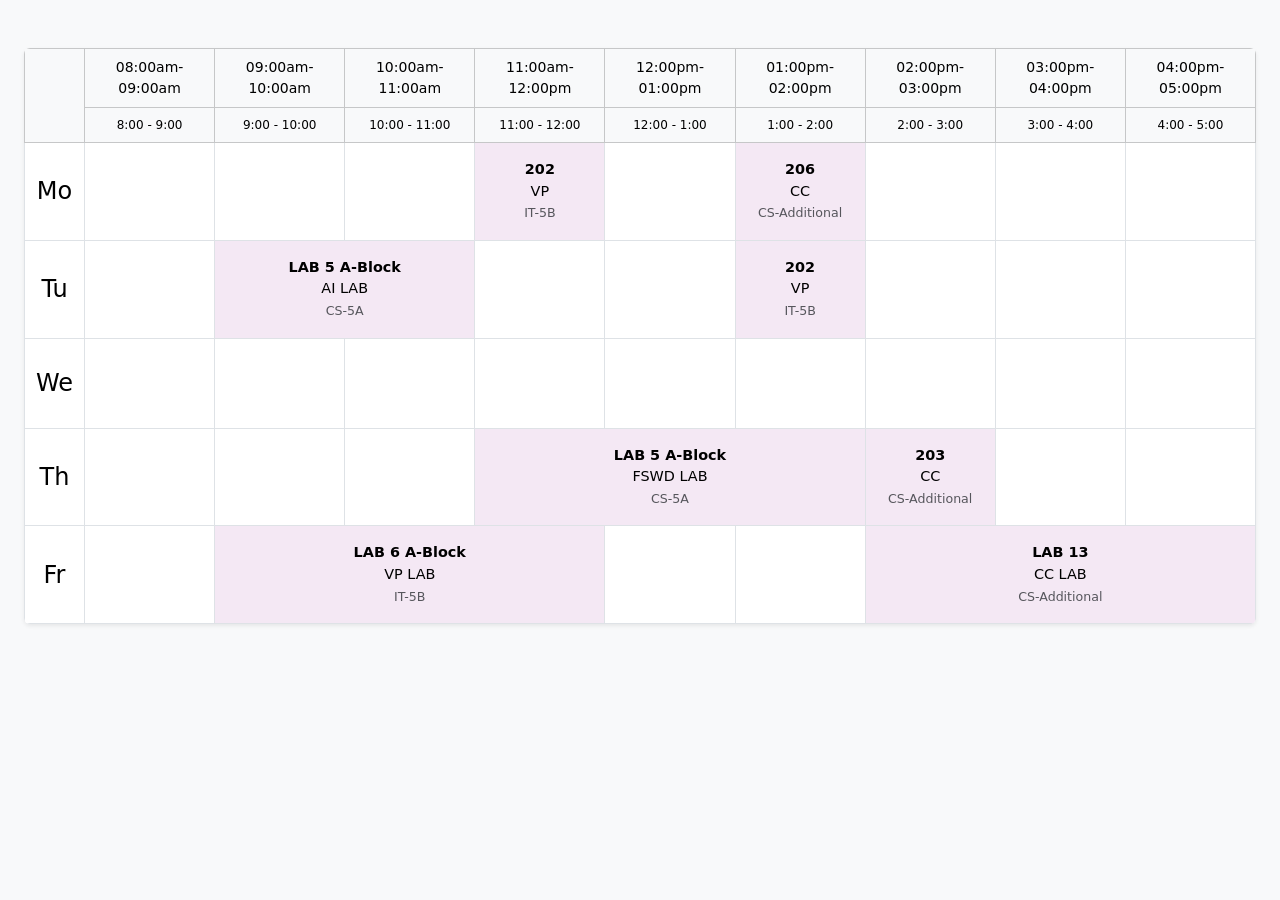
<file: index.html>
<!DOCTYPE html>
<html lang="en">
<head>
    <meta charset="UTF-8">
    <meta name="viewport" content="width=device-width, initial-scale=1.0">
    <title>University Timetable (Bootstrap)</title>
    <!-- Bootstrap 5 CSS -->
    <link href="https://cdn.jsdelivr.net/npm/bootstrap@5.3.2/dist/css/bootstrap.min.css" rel="stylesheet">
    <link rel="stylesheet" href="styles.css">
</head>
<body class="bg-light py-5">

<div class="container-fluid px-4">
    <div class="table-responsive bg-white shadow-sm rounded">
        <table class="table table-bordered text-center align-middle custom-timetable m-0">
            <thead class="table-light">
                <!-- Primary Time Slots -->
                <tr>
                    <th rowspan="2" class="day-col fs-3 fw-normal align-middle"></th>
                    <th class="fw-normal small py-2">08:00am-09:00am</th>
                    <th class="fw-normal small py-2">09:00am-10:00am</th>
                    <th class="fw-normal small py-2">10:00am-11:00am</th>
                    <th class="fw-normal small py-2">11:00am-12:00pm</th>
                    <th class="fw-normal small py-2">12:00pm-01:00pm</th>
                    <th class="fw-normal small py-2">01:00pm-02:00pm</th>
                    <th class="fw-normal small py-2">02:00pm-03:00pm</th>
                    <th class="fw-normal small py-2">03:00pm-04:00pm</th>
                    <th class="fw-normal small py-2">04:00pm-05:00pm</th>
                </tr>
                <!-- Secondary Time Slots -->
                <tr class="text-muted border-top-0" style="font-size: 0.75rem;">
                    <th class="border-top-0 fw-normal">8:00 - 9:00</th>
                    <th class="border-top-0 fw-normal">9:00 - 10:00</th>
                    <th class="border-top-0 fw-normal">10:00 - 11:00</th>
                    <th class="border-top-0 fw-normal">11:00 - 12:00</th>
                    <th class="border-top-0 fw-normal">12:00 - 1:00</th>
                    <th class="border-top-0 fw-normal">1:00 - 2:00</th>
                    <th class="border-top-0 fw-normal">2:00 - 3:00</th>
                    <th class="border-top-0 fw-normal">3:00 - 4:00</th>
                    <th class="border-top-0 fw-normal">4:00 - 5:00</th>
                </tr>
            </thead>
            <tbody>
                <!-- Monday -->
                <tr>
                    <td class="fs-4">Mo</td>
                    <td></td>
                    <td></td>
                    <td></td>
                    <td class="bg-class-slot py-3">
                        <span class="fw-bold">202</span><br>
                        VP<br>
                        <span class="text-muted small">IT-5B</span>
                    </td>
                    <td></td>
                    <td class="bg-class-slot py-3">
                        <span class="fw-bold">206</span><br>
                        CC<br>
                        <span class="text-muted small">CS-Additional</span>
                    </td>
                    <td></td>
                    <td></td>
                    <td></td>
                </tr>

                <!-- Tuesday -->
                <tr>
                    <td class="fs-4">Tu</td>
                    <td></td>
                    <td colspan="2" class="bg-class-slot py-3">
                        <span class="fw-bold">LAB 5 A-Block</span><br>
                        AI LAB<br>
                        <span class="text-muted small">CS-5A</span>
                    </td>
                    <td></td>
                    <td></td>
                    <td class="bg-class-slot py-3">
                        <span class="fw-bold">202</span><br>
                        VP<br>
                        <span class="text-muted small">IT-5B</span>
                    </td>
                    <td></td>
                    <td></td>
                    <td></td>
                </tr>

                <!-- Wednesday -->
                <tr>
                    <td class="fs-4">We</td>
                    <td></td>
                    <td></td>
                    <td></td>
                    <td></td>
                    <td></td>
                    <td></td>
                    <td></td>
                    <td></td>
                    <td></td>
                </tr>

                <!-- Thursday -->
                <tr>
                    <td class="fs-4">Th</td>
                    <td></td>
                    <td></td>
                    <td></td>
                    <td colspan="3" class="bg-class-slot py-3">
                        <span class="fw-bold">LAB 5 A-Block</span><br>
                        FSWD LAB<br>
                        <span class="text-muted small">CS-5A</span>
                    </td>
                    <td class="bg-class-slot py-3">
                        <span class="fw-bold">203</span><br>
                        CC<br>
                        <span class="text-muted small">CS-Additional</span>
                    </td>
                    <td></td>
                    <td></td>
                </tr>

                <!-- Friday -->
                <tr>
                    <td class="fs-4">Fr</td>
                    <td></td>
                    <td colspan="3" class="bg-class-slot py-3">
                        <span class="fw-bold">LAB 6 A-Block</span><br>
                        VP LAB<br>
                        <span class="text-muted small">IT-5B</span>
                    </td>
                    <td></td>
                    <td></td>
                    <td colspan="3" class="bg-class-slot py-3">
                        <span class="fw-bold">LAB 13</span><br>
                        CC LAB<br>
                        <span class="text-muted small">CS-Additional</span>
                    </td>
                </tr>
            </tbody>
        </table>
    </div>
</div>

</body>
</html>
</file>
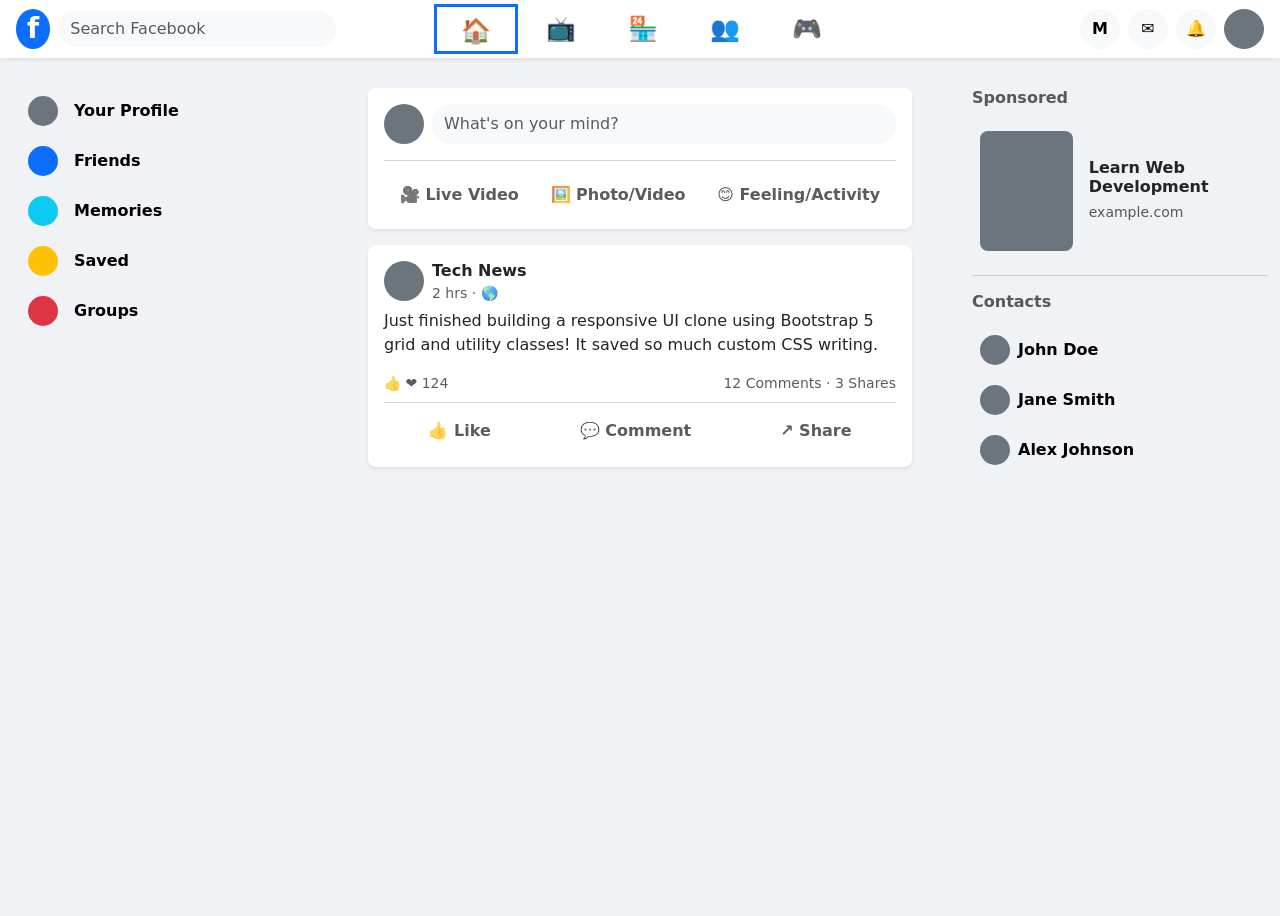
<file: index2.html>
<!DOCTYPE html>
<html lang="en">
<head>
    <meta charset="UTF-8">
    <meta name="viewport" content="width=device-width, initial-scale=1.0">
    <title>Facebook Clone (Bootstrap Edition)</title>
    <!-- Bootstrap 5 CSS -->
    <link href="https://cdn.jsdelivr.net/npm/bootstrap@5.3.2/dist/css/bootstrap.min.css" rel="stylesheet">
    <link rel="stylesheet" href="styles2.css">
</head>
<body class="fb-bg">

<!-- Fixed Top Navigation -->
<nav class="navbar navbar-expand-lg bg-white fixed-top shadow-sm py-1">
    <div class="container-fluid px-3">
        
        <!-- Left: Logo & Search -->
        <div class="d-flex align-items-center" style="width: 320px;">
            <div class="bg-primary text-white rounded-circle d-flex justify-content-center align-items-center fs-3 fw-bold" style="width: 40px; height: 40px;">f</div>
            <input class="form-control ms-2 rounded-pill bg-light border-0" type="search" placeholder="Search Facebook" aria-label="Search">
        </div>

        <!-- Center: Nav Icons (Hidden on small screens) -->
        <div class="d-none d-md-flex justify-content-center flex-grow-1 gap-1">
            <button class="btn btn-white text-primary border-bottom border-primary border-3 rounded-0 px-4 fs-4" style="height: 50px;">🏠</button>
            <button class="btn btn-light bg-transparent rounded-3 px-4 fs-4 border-0" style="height: 50px;">📺</button>
            <button class="btn btn-light bg-transparent rounded-3 px-4 fs-4 border-0" style="height: 50px;">🏪</button>
            <button class="btn btn-light bg-transparent rounded-3 px-4 fs-4 border-0" style="height: 50px;">👥</button>
            <button class="btn btn-light bg-transparent rounded-3 px-4 fs-4 border-0" style="height: 50px;">🎮</button>
        </div>

        <!-- Right: Profile & Actions -->
        <div class="d-flex justify-content-end gap-2" style="width: 320px;">
            <button class="btn btn-light rounded-circle fw-bold p-0 d-flex justify-content-center align-items-center" style="width:40px; height:40px;">M</button>
            <button class="btn btn-light rounded-circle fw-bold p-0 d-flex justify-content-center align-items-center" style="width:40px; height:40px;">✉️</button>
            <button class="btn btn-light rounded-circle fw-bold p-0 d-flex justify-content-center align-items-center" style="width:40px; height:40px;">🔔</button>
            <button class="btn btn-secondary rounded-circle p-0" style="width:40px; height:40px;"></button>
        </div>
    </div>
</nav>

<!-- Main Layout Container -->
<div class="container-fluid mt-5 pt-4">
    <div class="row">
        
        <!-- Left Sidebar (Hidden on screens < 992px) -->
        <aside class="col-lg-3 col-xl-3 d-none d-lg-block sticky-sidebar pt-3">
            <div class="d-grid gap-1">
                <button class="btn btn-light bg-transparent text-start fw-semibold py-2 px-3 border-0 rounded-3 d-flex align-items-center gap-3">
                    <div class="bg-secondary rounded-circle" style="width:30px; height:30px;"></div> Your Profile
                </button>
                <button class="btn btn-light bg-transparent text-start fw-semibold py-2 px-3 border-0 rounded-3 d-flex align-items-center gap-3">
                    <div class="bg-primary rounded-circle" style="width:30px; height:30px;"></div> Friends
                </button>
                <button class="btn btn-light bg-transparent text-start fw-semibold py-2 px-3 border-0 rounded-3 d-flex align-items-center gap-3">
                    <div class="bg-info rounded-circle" style="width:30px; height:30px;"></div> Memories
                </button>
                <button class="btn btn-light bg-transparent text-start fw-semibold py-2 px-3 border-0 rounded-3 d-flex align-items-center gap-3">
                    <div class="bg-warning rounded-circle" style="width:30px; height:30px;"></div> Saved
                </button>
                <button class="btn btn-light bg-transparent text-start fw-semibold py-2 px-3 border-0 rounded-3 d-flex align-items-center gap-3">
                    <div class="bg-danger rounded-circle" style="width:30px; height:30px;"></div> Groups
                </button>
            </div>
        </aside>

        <!-- Center Feed -->
        <main class="col-12 col-lg-6 col-xl-6 px-lg-5 pt-3">
            <div class="mx-auto" style="max-width: 680px;">
                
                <!-- Create Post Card -->
                <div class="card border-0 shadow-sm rounded-3 mb-3">
                    <div class="card-body">
                        <div class="d-flex align-items-center gap-2 mb-3">
                            <div class="bg-secondary rounded-circle flex-shrink-0" style="width: 40px; height: 40px;"></div>
                            <input class="form-control rounded-pill bg-light border-0 py-2" type="text" placeholder="What's on your mind?">
                        </div>
                        <hr class="text-muted">
                        <div class="d-flex justify-content-between">
                            <button class="btn btn-light bg-transparent text-muted fw-semibold border-0 flex-grow-1">🎥 Live Video</button>
                            <button class="btn btn-light bg-transparent text-muted fw-semibold border-0 flex-grow-1">🖼️ Photo/Video</button>
                            <button class="btn btn-light bg-transparent text-muted fw-semibold border-0 flex-grow-1">😊 Feeling/Activity</button>
                        </div>
                    </div>
                </div>

                <!-- Sample Post Card -->
                <div class="card border-0 shadow-sm rounded-3 mb-4">
                    <div class="card-body">
                        <!-- Post Header -->
                        <div class="d-flex align-items-center gap-2 mb-2">
                            <div class="bg-secondary rounded-circle" style="width: 40px; height: 40px;"></div>
                            <div class="lh-1">
                                <h6 class="mb-1 fw-bold">Tech News</h6>
                                <small class="text-muted">2 hrs · 🌎</small>
                            </div>
                        </div>
                        <!-- Post Content -->
                        <p class="card-text mb-3">Just finished building a responsive UI clone using Bootstrap 5 grid and utility classes! It saved so much custom CSS writing.</p>
                        <!-- Post Stats -->
                        <div class="d-flex justify-content-between text-muted small mb-2">
                            <span>👍 ❤️ 124</span>
                            <span>12 Comments · 3 Shares</span>
                        </div>
                        <hr class="text-muted my-2">
                        <!-- Post Actions -->
                        <div class="d-flex justify-content-between">
                            <button class="btn btn-light bg-transparent text-muted fw-semibold border-0 flex-grow-1 py-2">👍 Like</button>
                            <button class="btn btn-light bg-transparent text-muted fw-semibold border-0 flex-grow-1 py-2">💬 Comment</button>
                            <button class="btn btn-light bg-transparent text-muted fw-semibold border-0 flex-grow-1 py-2">↗️ Share</button>
                        </div>
                    </div>
                </div>

            </div>
        </main>

        <!-- Right Sidebar (Hidden on screens < 1200px) -->
        <aside class="col-xl-3 d-none d-xl-block sticky-sidebar pt-3">
            <h6 class="text-muted fw-semibold mb-3">Sponsored</h6>
            <div class="d-flex align-items-center gap-3 mb-3 p-2 rounded-3 hover-bg-light" style="cursor: pointer;">
                <div class="bg-secondary rounded-3" style="width: 120px; height: 120px;"></div>
                <div>
                    <h6 class="mb-1 fw-bold">Learn Web Development</h6>
                    <small class="text-muted">example.com</small>
                </div>
            </div>
            
            <hr class="text-muted">
            
            <h6 class="text-muted fw-semibold mb-3">Contacts</h6>
            <div class="d-grid gap-1">
                <button class="btn btn-light bg-transparent text-start fw-semibold py-2 px-2 border-0 rounded-3 d-flex align-items-center gap-2">
                    <div class="bg-secondary rounded-circle" style="width:30px; height:30px;"></div> John Doe
                </button>
                <button class="btn btn-light bg-transparent text-start fw-semibold py-2 px-2 border-0 rounded-3 d-flex align-items-center gap-2">
                    <div class="bg-secondary rounded-circle" style="width:30px; height:30px;"></div> Jane Smith
                </button>
                <button class="btn btn-light bg-transparent text-start fw-semibold py-2 px-2 border-0 rounded-3 d-flex align-items-center gap-2">
                    <div class="bg-secondary rounded-circle" style="width:30px; height:30px;"></div> Alex Johnson
                </button>
            </div>
        </aside>

    </div>
</div>

</body>
</html>
</file>
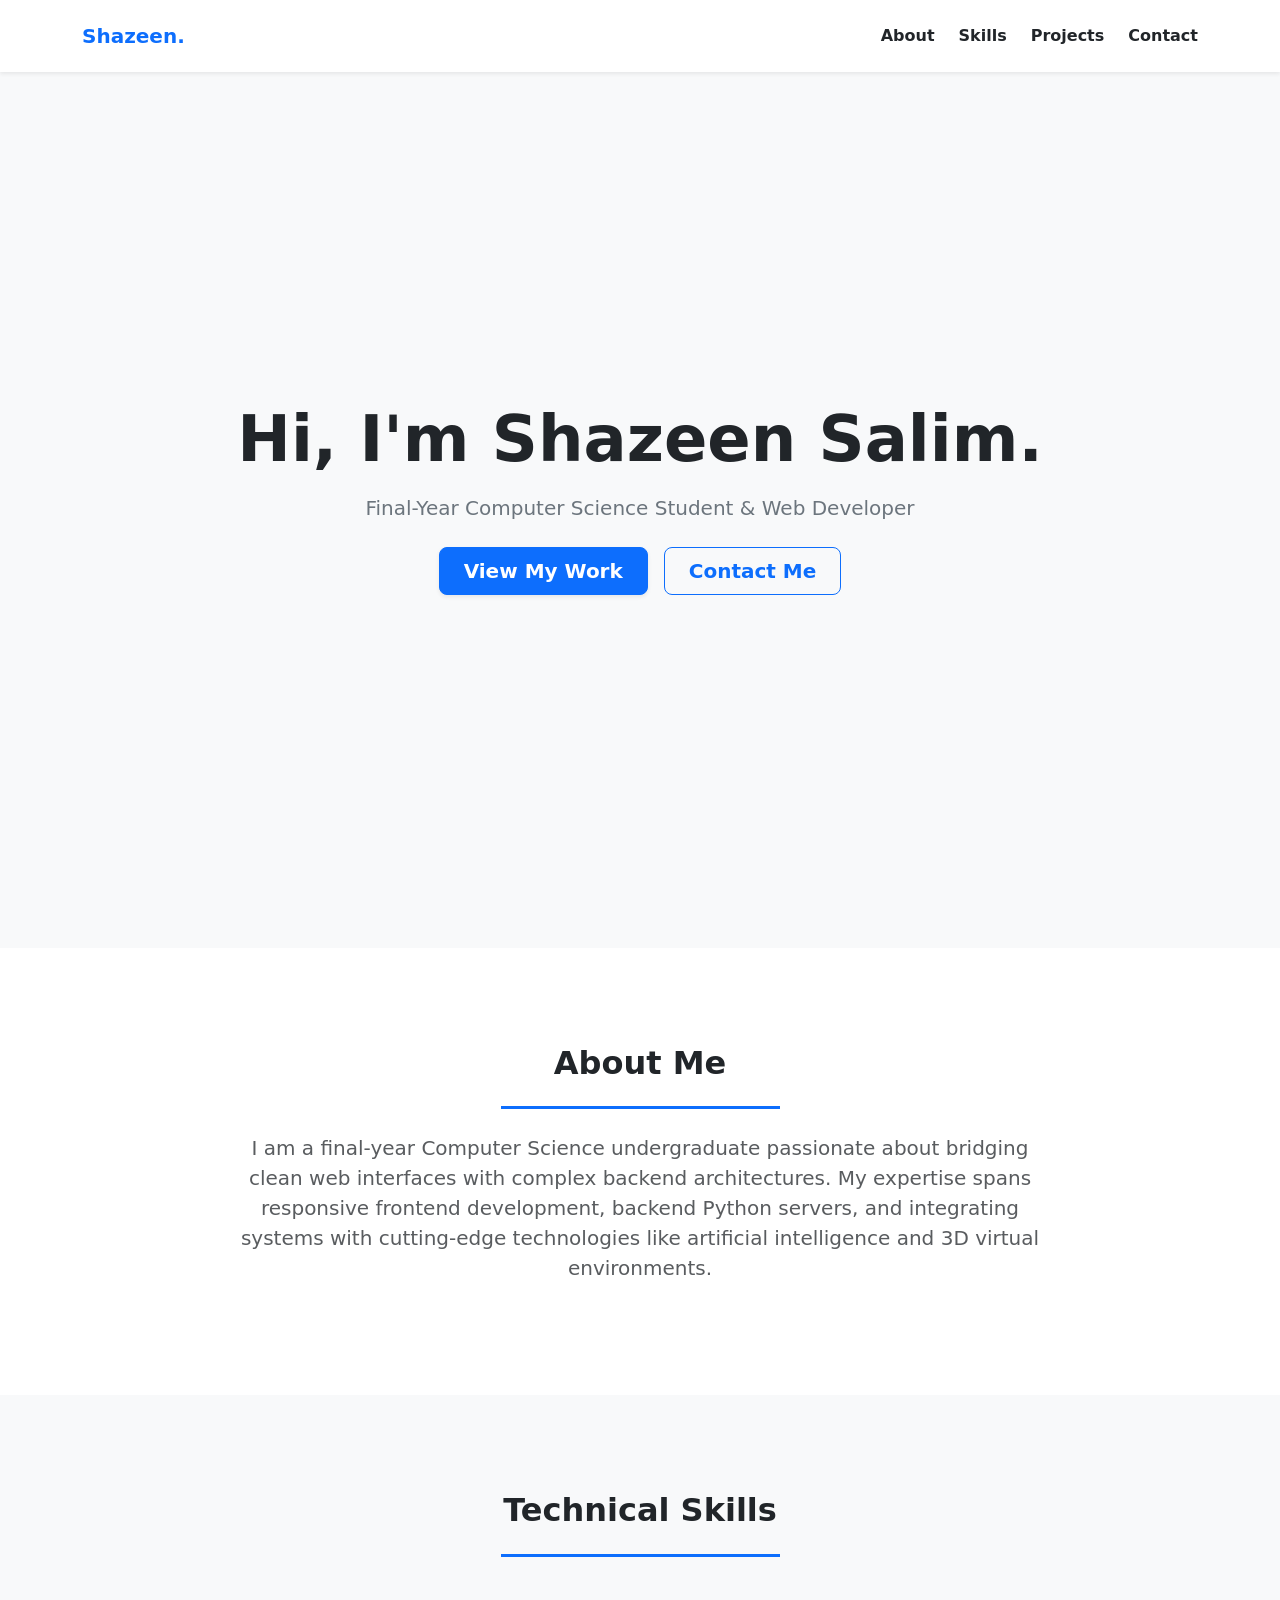
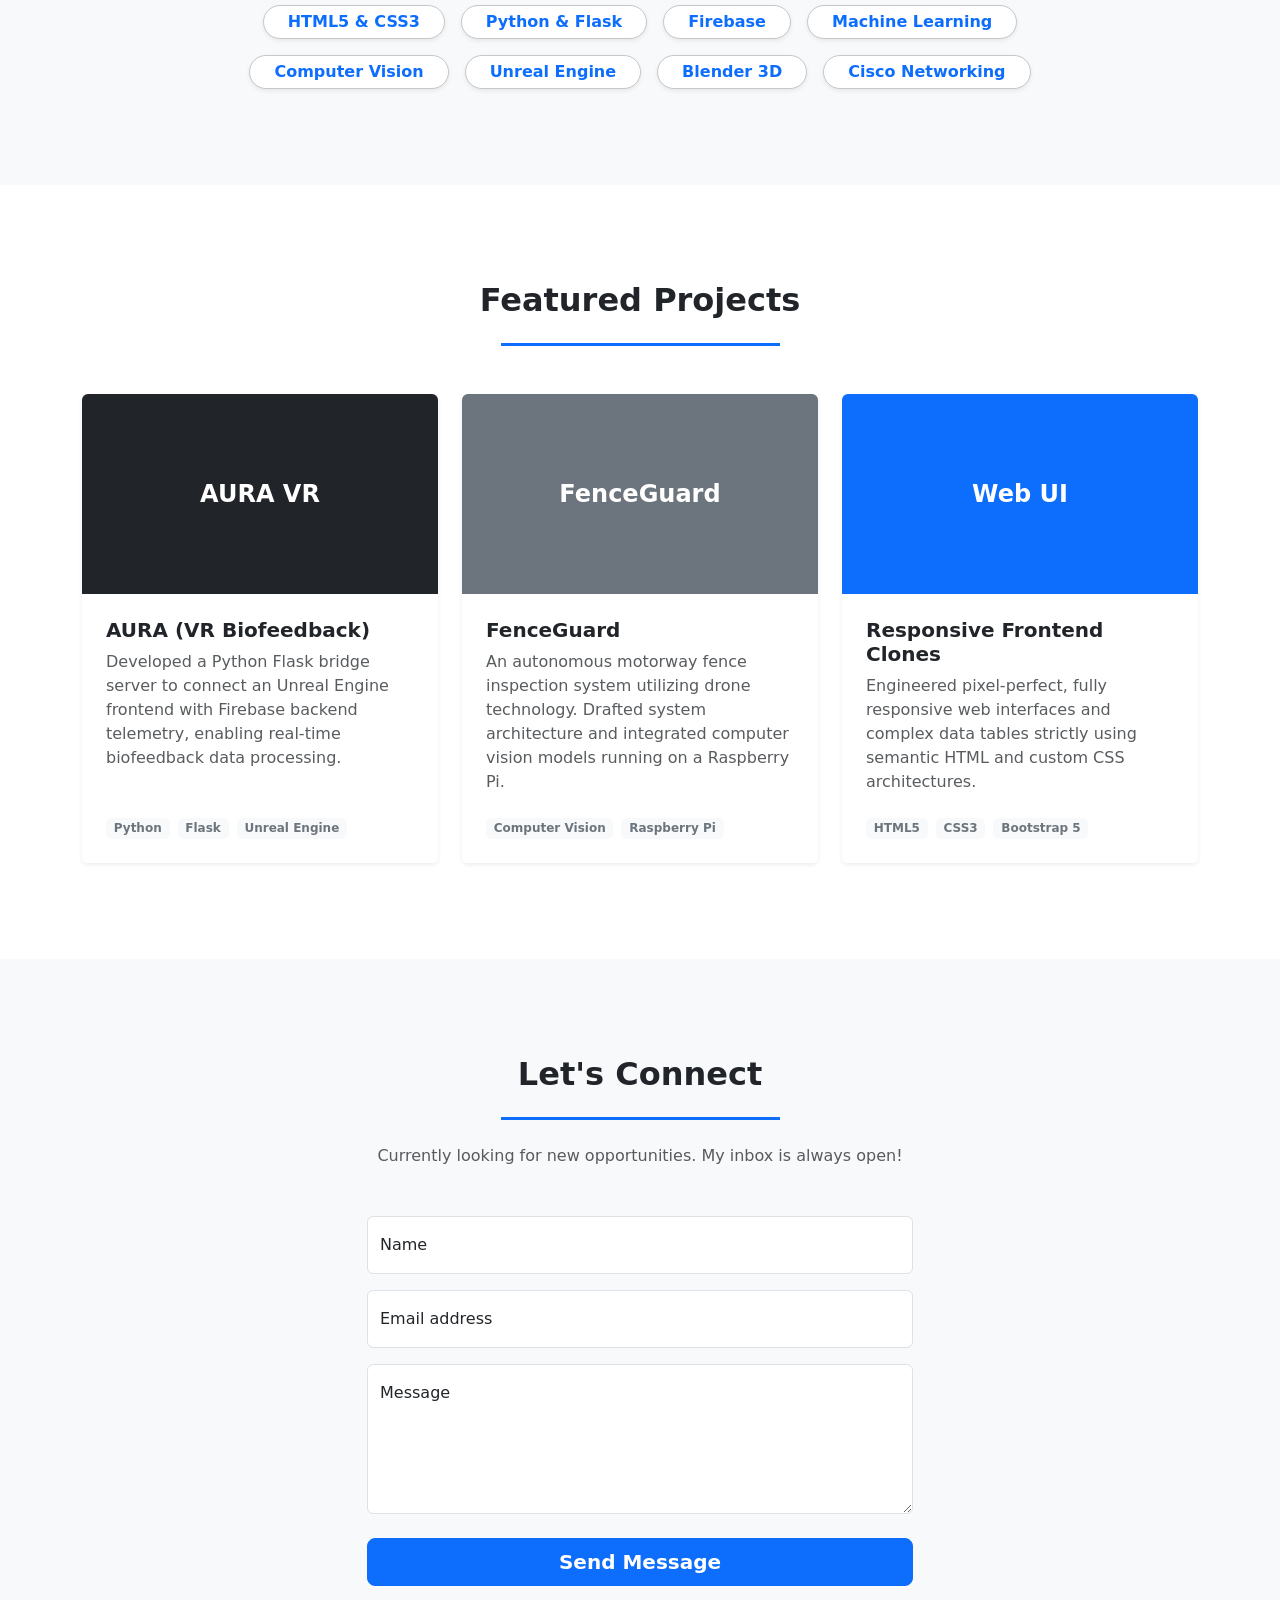
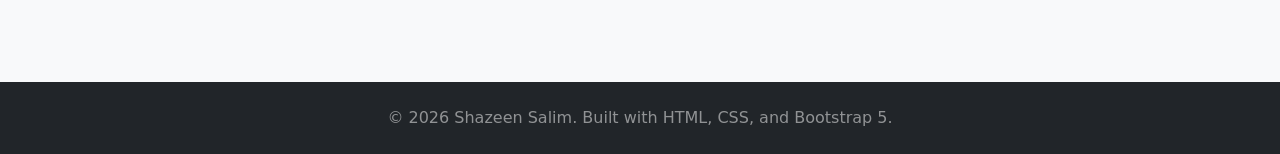
<file: index3.html>
<!DOCTYPE html>
<html lang="en">
<head>
    <meta charset="UTF-8">
    <meta name="viewport" content="width=device-width, initial-scale=1.0">
    <title>Shazeen Salim | Portfolio (Bootstrap)</title>
    <!-- Bootstrap 5 CSS -->
    <link href="https://cdn.jsdelivr.net/npm/bootstrap@5.3.2/dist/css/bootstrap.min.css" rel="stylesheet">
    <link rel="stylesheet" href="styles.css">
</head>
<body class="pt-5" data-bs-spy="scroll" data-bs-target="#navbar">

    <!-- Navigation -->
    <nav id="navbar" class="navbar navbar-expand-lg bg-white fixed-top shadow-sm py-3">
        <div class="container">
            <a class="navbar-brand fw-bold text-primary" href="#">Shazeen.</a>
            <div class="d-none d-lg-flex gap-4 fw-semibold">
                <a class="nav-link text-dark" href="#about">About</a>
                <a class="nav-link text-dark" href="#skills">Skills</a>
                <a class="nav-link text-dark" href="#projects">Projects</a>
                <a class="nav-link text-dark" href="#contact">Contact</a>
            </div>
        </div>
    </nav>

    <!-- Hero Section -->
    <header class="vh-100 d-flex align-items-center justify-content-center text-center bg-light custom-hero-gradient">
        <div class="container px-4">
            <h1 class="display-3 fw-bold text-dark mb-3">Hi, I'm Shazeen Salim.</h1>
            <p class="lead text-secondary mb-4">Final-Year Computer Science Student & Web Developer</p>
            <div class="d-flex justify-content-center gap-3 flex-wrap">
                <a href="#projects" class="btn btn-primary btn-lg px-4 fw-semibold shadow-sm">View My Work</a>
                <a href="#contact" class="btn btn-outline-primary btn-lg px-4 fw-semibold">Contact Me</a>
            </div>
        </div>
    </header>

    <!-- About Section -->
    <section id="about" class="py-5">
        <div class="container py-5 text-center">
            <h2 class="fw-bold mb-4">About Me</h2>
            <div class="mx-auto border-bottom border-primary border-3 w-25 mb-4"></div>
            <p class="lead text-muted mx-auto" style="max-width: 800px;">
                I am a final-year Computer Science undergraduate passionate about bridging clean web interfaces with complex backend architectures. My expertise spans responsive frontend development, backend Python servers, and integrating systems with cutting-edge technologies like artificial intelligence and 3D virtual environments.
            </p>
        </div>
    </section>

    <!-- Skills Section -->
    <section id="skills" class="py-5 bg-light">
        <div class="container py-5 text-center">
            <h2 class="fw-bold mb-4">Technical Skills</h2>
            <div class="mx-auto border-bottom border-primary border-3 w-25 mb-5"></div>
            
            <div class="d-flex flex-wrap justify-content-center gap-3 mx-auto" style="max-width: 800px;">
                <span class="badge bg-white text-primary border border-secondary-subtle rounded-pill px-4 py-2 fs-6 shadow-sm">HTML5 & CSS3</span>
                <span class="badge bg-white text-primary border border-secondary-subtle rounded-pill px-4 py-2 fs-6 shadow-sm">Python & Flask</span>
                <span class="badge bg-white text-primary border border-secondary-subtle rounded-pill px-4 py-2 fs-6 shadow-sm">Firebase</span>
                <span class="badge bg-white text-primary border border-secondary-subtle rounded-pill px-4 py-2 fs-6 shadow-sm">Machine Learning</span>
                <span class="badge bg-white text-primary border border-secondary-subtle rounded-pill px-4 py-2 fs-6 shadow-sm">Computer Vision</span>
                <span class="badge bg-white text-primary border border-secondary-subtle rounded-pill px-4 py-2 fs-6 shadow-sm">Unreal Engine</span>
                <span class="badge bg-white text-primary border border-secondary-subtle rounded-pill px-4 py-2 fs-6 shadow-sm">Blender 3D</span>
                <span class="badge bg-white text-primary border border-secondary-subtle rounded-pill px-4 py-2 fs-6 shadow-sm">Cisco Networking</span>
            </div>
        </div>
    </section>

    <!-- Projects Section -->
    <section id="projects" class="py-5">
        <div class="container py-5">
            <h2 class="fw-bold mb-4 text-center">Featured Projects</h2>
            <div class="mx-auto border-bottom border-primary border-3 w-25 mb-5"></div>
            
            <div class="row row-cols-1 row-cols-md-3 g-4">
                
                <!-- Project 1 -->
                <div class="col">
                    <div class="card h-100 border-0 shadow-sm project-card">
                        <div class="bg-dark text-white d-flex align-items-center justify-content-center fs-4 fw-bold rounded-top" style="height: 200px;">
                            AURA VR
                        </div>
                        <div class="card-body p-4">
                            <h5 class="card-title fw-bold">AURA (VR Biofeedback)</h5>
                            <p class="card-text text-muted">Developed a Python Flask bridge server to connect an Unreal Engine frontend with Firebase backend telemetry, enabling real-time biofeedback data processing.</p>
                        </div>
                        <div class="card-footer bg-white border-0 p-4 pt-0 d-flex flex-wrap gap-2">
                            <span class="badge bg-light text-secondary">Python</span>
                            <span class="badge bg-light text-secondary">Flask</span>
                            <span class="badge bg-light text-secondary">Unreal Engine</span>
                        </div>
                    </div>
                </div>

                <!-- Project 2 -->
                <div class="col">
                    <div class="card h-100 border-0 shadow-sm project-card">
                        <div class="bg-secondary text-white d-flex align-items-center justify-content-center fs-4 fw-bold rounded-top" style="height: 200px;">
                            FenceGuard
                        </div>
                        <div class="card-body p-4">
                            <h5 class="card-title fw-bold">FenceGuard</h5>
                            <p class="card-text text-muted">An autonomous motorway fence inspection system utilizing drone technology. Drafted system architecture and integrated computer vision models running on a Raspberry Pi.</p>
                        </div>
                        <div class="card-footer bg-white border-0 p-4 pt-0 d-flex flex-wrap gap-2">
                            <span class="badge bg-light text-secondary">Computer Vision</span>
                            <span class="badge bg-light text-secondary">Raspberry Pi</span>
                        </div>
                    </div>
                </div>

                <!-- Project 3 -->
                <div class="col">
                    <div class="card h-100 border-0 shadow-sm project-card">
                        <div class="bg-primary text-white d-flex align-items-center justify-content-center fs-4 fw-bold rounded-top" style="height: 200px;">
                            Web UI
                        </div>
                        <div class="card-body p-4">
                            <h5 class="card-title fw-bold">Responsive Frontend Clones</h5>
                            <p class="card-text text-muted">Engineered pixel-perfect, fully responsive web interfaces and complex data tables strictly using semantic HTML and custom CSS architectures.</p>
                        </div>
                        <div class="card-footer bg-white border-0 p-4 pt-0 d-flex flex-wrap gap-2">
                            <span class="badge bg-light text-secondary">HTML5</span>
                            <span class="badge bg-light text-secondary">CSS3</span>
                            <span class="badge bg-light text-secondary">Bootstrap 5</span>
                        </div>
                    </div>
                </div>

            </div>
        </div>
    </section>

    <!-- Contact Section -->
    <section id="contact" class="py-5 bg-light">
        <div class="container py-5">
            <h2 class="fw-bold mb-4 text-center">Let's Connect</h2>
            <div class="mx-auto border-bottom border-primary border-3 w-25 mb-4"></div>
            <p class="text-center text-muted mb-5">Currently looking for new opportunities. My inbox is always open!</p>
            
            <div class="row justify-content-center">
                <div class="col-lg-6">
                    <form class="d-flex flex-column gap-3">
                        <div class="form-floating">
                            <input type="text" class="form-control" id="nameInput" placeholder="Name" required>
                            <label for="nameInput">Name</label>
                        </div>
                        <div class="form-floating">
                            <input type="email" class="form-control" id="emailInput" placeholder="Email" required>
                            <label for="emailInput">Email address</label>
                        </div>
                        <div class="form-floating">
                            <textarea class="form-control" placeholder="Message" id="messageInput" style="height: 150px" required></textarea>
                            <label for="messageInput">Message</label>
                        </div>
                        <button type="submit" class="btn btn-primary btn-lg fw-bold mt-2">Send Message</button>
                    </form>
                </div>
            </div>
        </div>
    </section>

    <!-- Footer -->
    <footer class="bg-dark text-white text-center py-4">
        <p class="m-0 text-white-50">&copy; 2026 Shazeen Salim. Built with HTML, CSS, and Bootstrap 5.</p>
    </footer>

</body>
</html>
</file>
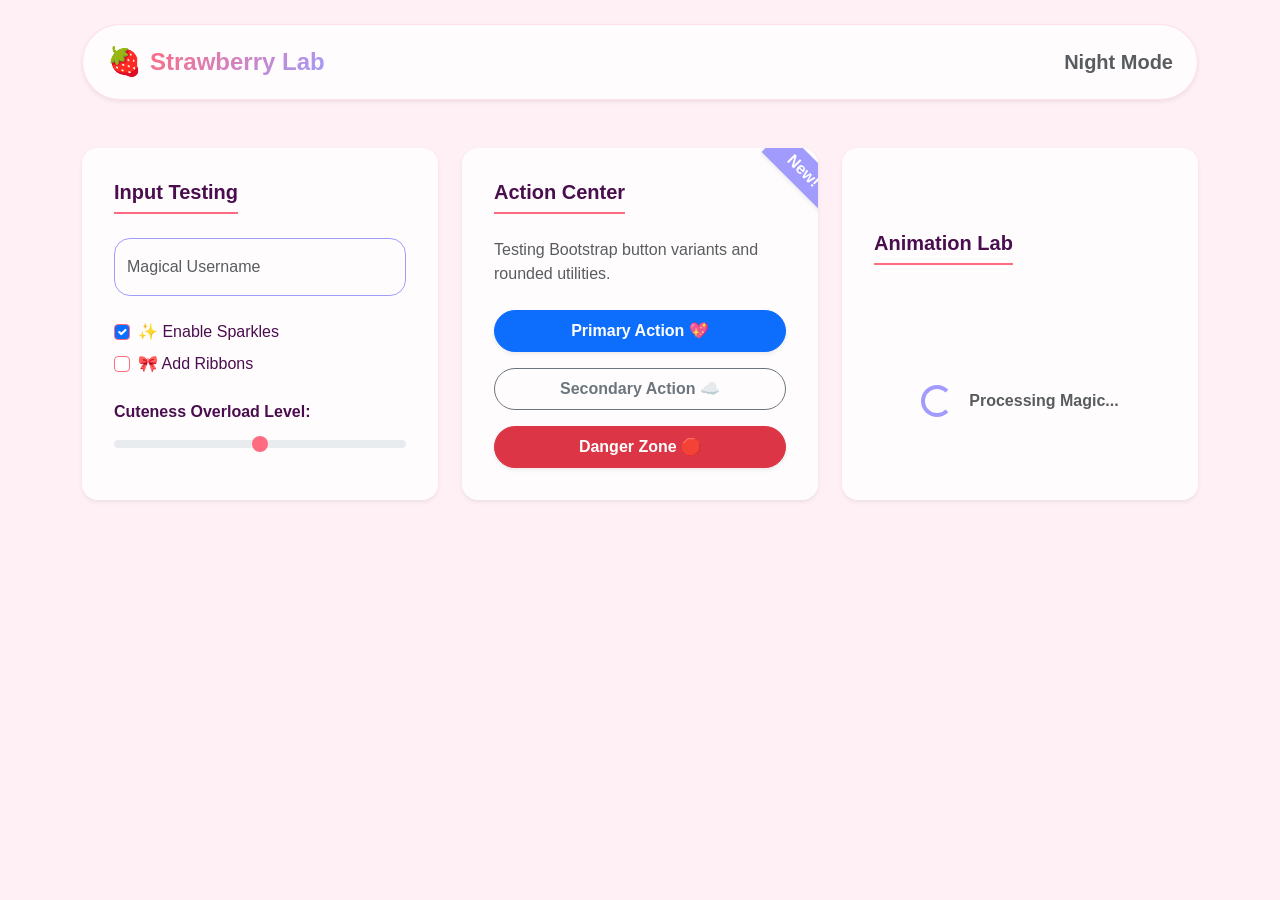
<file: index4.html>
<!DOCTYPE html>
<html lang="en">
<head>
    <meta charset="UTF-8">
    <meta name="viewport" content="width=device-width, initial-scale=1.0">
    <title>Strawberry UI Lab 🍓 (Bootstrap Edition)</title>
    <link href="https://cdn.jsdelivr.net/npm/bootstrap@5.3.2/dist/css/bootstrap.min.css" rel="stylesheet">
    <link rel="stylesheet" href="styles4.css">
</head>
<body>

<input type="checkbox" id="theme-switch" class="d-none">

<div class="theme-wrapper min-vh-100 pb-5">
    <div class="container pt-4">
        <header class="d-flex justify-content-between align-items-center p-3 px-4 mb-5 rounded-pill shadow-sm custom-glass">
            <div class="d-flex align-items-center gap-2">
                <span class="fs-3">🍓</span>
                <h1 class="h4 m-0 fw-bold text-gradient">Strawberry Lab</h1>
            </div>

            <div class="form-check form-switch m-0 fs-5">
                <label class="form-check-label fw-bold text-muted" for="theme-switch" style="cursor: pointer;">
                    Night Mode
                </label>
            </div>
        </header>

        <div class="row g-4">
            <div class="col-md-6 col-lg-4">
                <div class="card h-100 border-0 shadow-sm rounded-4 custom-glass p-3">
                    <div class="card-body">
                        <h5 class="card-title fw-bold border-bottom border-primary border-2 pb-2 mb-4 d-inline-block">Input Testing</h5>

                        <div class="form-floating mb-4">
                            <input type="text" class="form-control rounded-4 border-secondary" id="magicalInput" placeholder="Magical Username">
                            <label for="magicalInput" class="text-muted">Magical Username</label>
                        </div>

                        <div class="form-check mb-2">
                            <input class="form-check-input border-primary" type="checkbox" value="" id="checkSparkles" checked>
                            <label class="form-check-label" for="checkSparkles">✨ Enable Sparkles</label>
                        </div>
                        <div class="form-check mb-4">
                            <input class="form-check-input border-primary" type="checkbox" value="" id="checkRibbons">
                            <label class="form-check-label" for="checkRibbons">🎀 Add Ribbons</label>
                        </div>

                        <label for="cuteRange" class="form-label fw-bold">Cuteness Overload Level:</label>
                        <input type="range" class="form-range" id="cuteRange">
                    </div>
                </div>
            </div>

            <div class="col-md-6 col-lg-4">
                <div class="card h-100 border-0 shadow-sm rounded-4 custom-glass p-3 position-relative overflow-hidden">
                    <span class="position-absolute top-0 end-0 bg-secondary text-white px-4 py-1 fw-bold shadow-sm" style="transform: rotate(45deg) translate(25px, -15px);">New!</span>

                    <div class="card-body">
                        <h5 class="card-title fw-bold border-bottom border-primary border-2 pb-2 mb-4 d-inline-block">Action Center</h5>
                        <p class="card-text text-muted mb-4">Testing Bootstrap button variants and rounded utilities.</p>

                        <div class="d-grid gap-3">
                            <button class="btn btn-primary rounded-pill fw-bold shadow-sm py-2">Primary Action 💖</button>
                            <button class="btn btn-outline-secondary rounded-pill fw-bold py-2">Secondary Action ☁️</button>
                            <button class="btn btn-danger rounded-pill fw-bold shadow-sm py-2">Danger Zone 🛑</button>
                        </div>
                    </div>
                </div>
            </div>

            <div class="col-md-12 col-lg-4">
                <div class="card h-100 border-0 shadow-sm rounded-4 custom-glass p-3">
                    <div class="card-body text-center d-flex flex-column justify-content-center align-items-center">
                        <h5 class="card-title fw-bold border-bottom border-primary border-2 pb-2 mb-4 d-inline-block align-self-start">Animation Lab</h5>

                        <div class="d-flex gap-3 mb-5 mt-3">
                            <div class="spinner-grow text-primary" role="status">
                                <span class="visually-hidden">Loading...</span>
                            </div>
                            <div class="spinner-grow text-secondary" style="animation-delay: 0.2s;" role="status"></div>
                            <div class="spinner-grow text-primary" style="animation-delay: 0.4s;" role="status"></div>
                        </div>

                        <div class="d-flex gap-3 align-items-center">
                            <div class="spinner-border text-secondary" role="status"></div>
                            <span class="fw-bold text-muted">Processing Magic...</span>
                        </div>
                    </div>
                </div>
            </div>
        </div>
    </div>
</div>

</body>
</html>
</file>
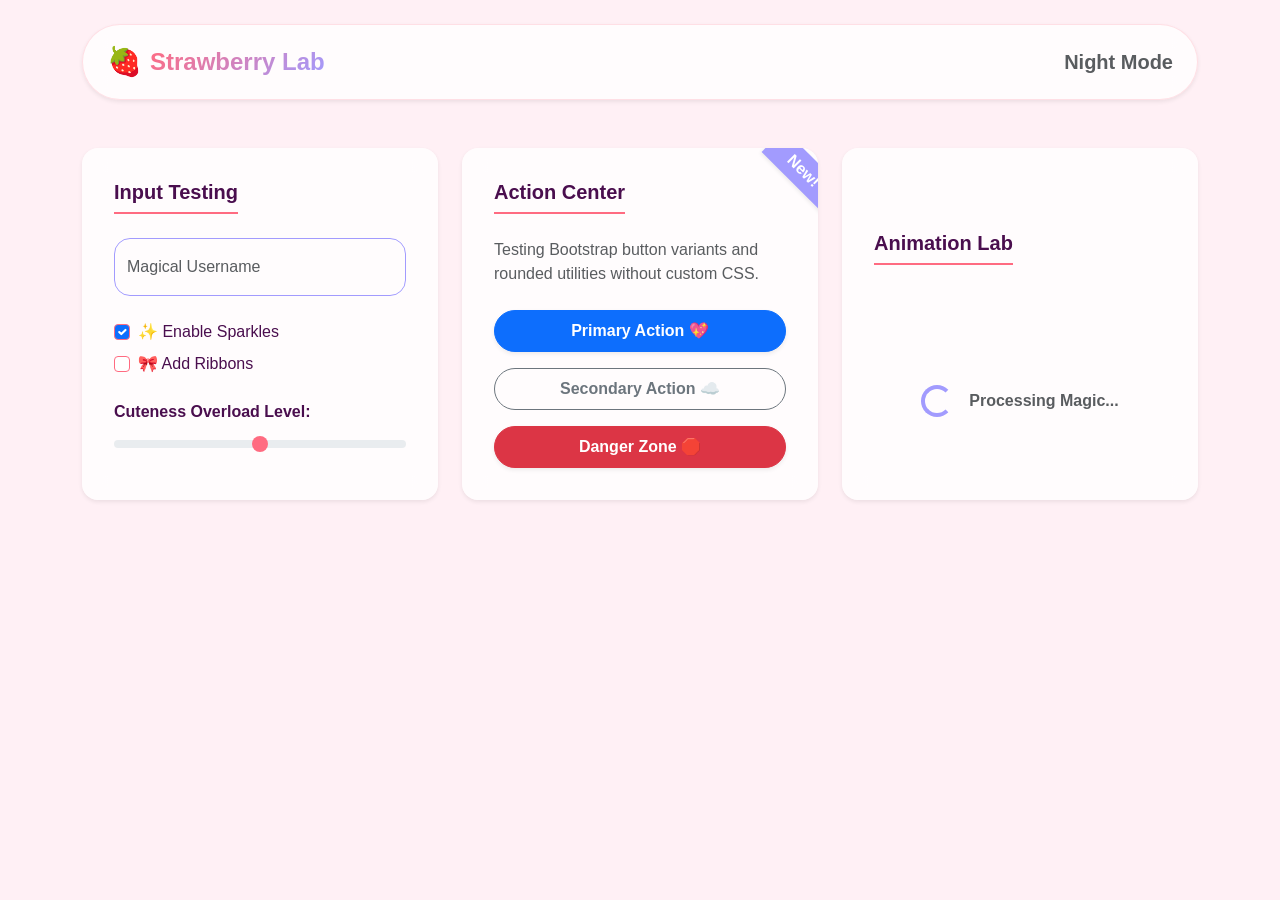
<file: index5.html>
<!DOCTYPE html>
<html lang="en">
<head>
    <meta charset="UTF-8">
    <meta name="viewport" content="width=device-width, initial-scale=1.0">
    <title>Strawberry UI Lab 🍓 (Bootstrap Edition)</title>
    <!-- Bootstrap 5 CSS -->
    <link href="https://cdn.jsdelivr.net/npm/bootstrap@5.3.2/dist/css/bootstrap.min.css" rel="stylesheet">
    <link rel="stylesheet" href="styles5.css">
</head>
<body>

<!-- Hidden Checkbox for CSS-Only Theme Toggle -->
<input type="checkbox" id="theme-switch" class="d-none">

<!-- Main Wrapper (Changes variables when checkbox is ticked) -->
<div class="theme-wrapper min-vh-100 pb-5">
    
    <div class="container pt-4">
        
        <!-- Header -->
        <header class="d-flex justify-content-between align-items-center p-3 px-4 mb-5 rounded-pill shadow-sm custom-glass">
            <div class="d-flex align-items-center gap-2">
                <span class="fs-3">🍓</span>
                <h1 class="h4 m-0 fw-bold text-gradient">Strawberry Lab</h1>
            </div>
            
            <!-- Bootstrap Form Switch used as Theme Toggle -->
            <div class="form-check form-switch m-0 fs-5">
                <label class="form-check-label fw-bold text-muted" for="theme-switch" style="cursor: pointer;">
                    Night Mode
                </label>
            </div>
        </header>

        <!-- Main Grid -->
        <div class="row g-4">
            
            <!-- CARD 1: Native Bootstrap Floating Labels & Controls -->
            <div class="col-md-6 col-lg-4">
                <div class="card h-100 border-0 shadow-sm rounded-4 custom-glass p-3">
                    <div class="card-body">
                        <h5 class="card-title fw-bold border-bottom border-primary border-2 pb-2 mb-4 d-inline-block">Input Testing</h5>
                        
                        <!-- Bootstrap Floating Label -->
                        <div class="form-floating mb-4">
                            <input type="text" class="form-control rounded-4 border-secondary" id="magicalInput" placeholder="Magical Username">
                            <label for="magicalInput" class="text-muted">Magical Username</label>
                        </div>

                        <!-- Bootstrap Checkboxes -->
                        <div class="form-check mb-2">
                            <input class="form-check-input border-primary" type="checkbox" value="" id="checkSparkles" checked>
                            <label class="form-check-label" for="checkSparkles">✨ Enable Sparkles</label>
                        </div>
                        <div class="form-check mb-4">
                            <input class="form-check-input border-primary" type="checkbox" value="" id="checkRibbons">
                            <label class="form-check-label" for="checkRibbons">🎀 Add Ribbons</label>
                        </div>

                        <!-- Bootstrap Range Slider -->
                        <label for="cuteRange" class="form-label fw-bold">Cuteness Overload Level:</label>
                        <input type="range" class="form-range" id="cuteRange">
                    </div>
                </div>
            </div>

            <!-- CARD 2: Bootstrap Buttons & Badges -->
            <div class="col-md-6 col-lg-4">
                <div class="card h-100 border-0 shadow-sm rounded-4 custom-glass p-3 position-relative overflow-hidden">
                    <!-- Bootstrap Badge -->
                    <span class="position-absolute top-0 end-0 bg-secondary text-white px-4 py-1 fw-bold shadow-sm" style="transform: rotate(45deg) translate(25px, -15px);">New!</span>
                    
                    <div class="card-body">
                        <h5 class="card-title fw-bold border-bottom border-primary border-2 pb-2 mb-4 d-inline-block">Action Center</h5>
                        <p class="card-text text-muted mb-4">Testing Bootstrap button variants and rounded utilities without custom CSS.</p>
                        
                        <div class="d-grid gap-3">
                            <button class="btn btn-primary rounded-pill fw-bold shadow-sm py-2">Primary Action 💖</button>
                            <button class="btn btn-outline-secondary rounded-pill fw-bold py-2">Secondary Action ☁️</button>
                            <button class="btn btn-danger rounded-pill fw-bold shadow-sm py-2">Danger Zone 🛑</button>
                        </div>
                    </div>
                </div>
            </div>

            <!-- CARD 3: Native Bootstrap Animations -->
            <div class="col-md-12 col-lg-4">
                <div class="card h-100 border-0 shadow-sm rounded-4 custom-glass p-3">
                    <div class="card-body text-center d-flex flex-column justify-content-center align-items-center">
                        <h5 class="card-title fw-bold border-bottom border-primary border-2 pb-2 mb-4 d-inline-block align-self-start">Animation Lab</h5>
                        
                        <!-- Bootstrap Spinners (Replacing custom keyframes) -->
                        <div class="d-flex gap-3 mb-5 mt-3">
                            <div class="spinner-grow text-primary" role="status">
                                <span class="visually-hidden">Loading...</span>
                            </div>
                            <div class="spinner-grow text-secondary" style="animation-delay: 0.2s;" role="status"></div>
                            <div class="spinner-grow text-primary" style="animation-delay: 0.4s;" role="status"></div>
                        </div>

                        <div class="d-flex gap-3 align-items-center">
                            <div class="spinner-border text-secondary" role="status"></div>
                            <span class="fw-bold text-muted">Processing Magic...</span>
                        </div>
                    </div>
                </div>
            </div>

        </div>
    </div>
</div>

</body>
</html>
</file>
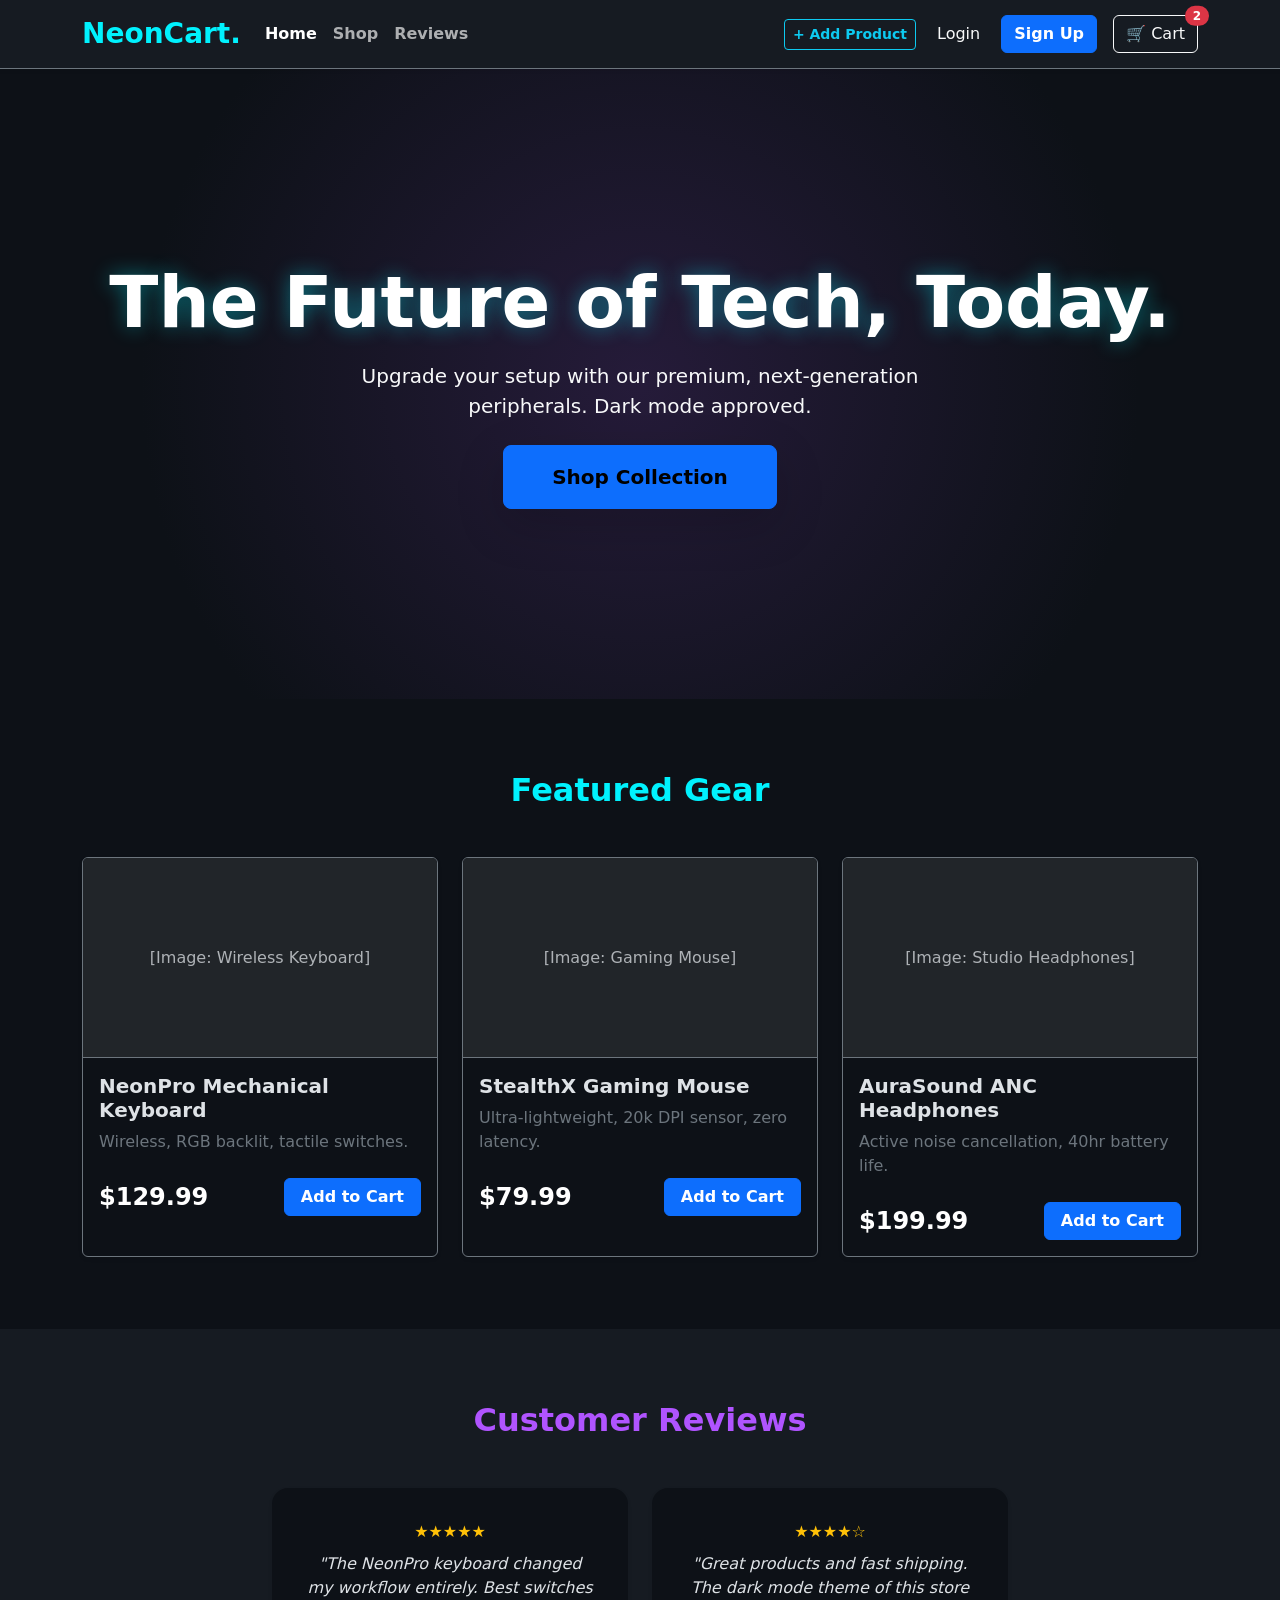
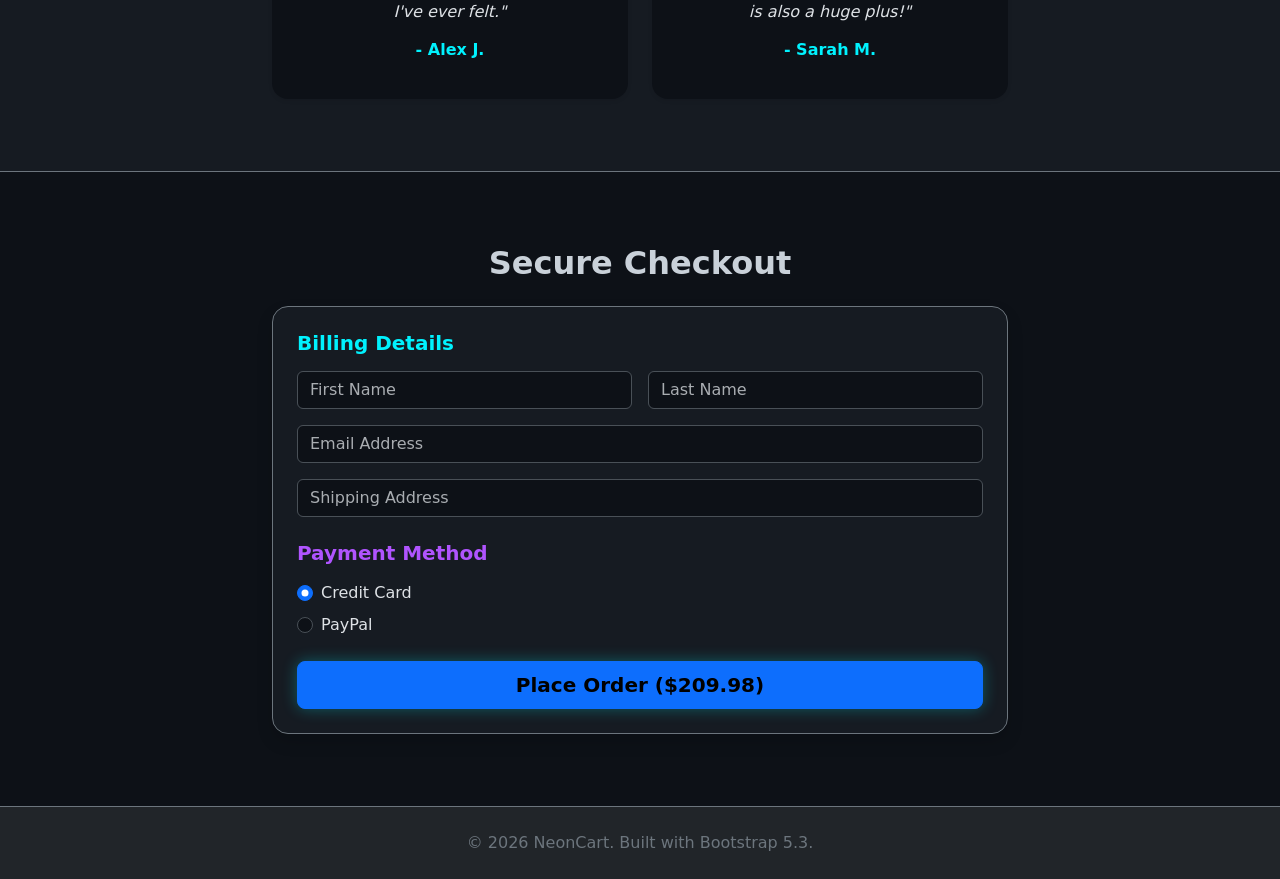
<file: index6.html>
<!DOCTYPE html>
<html lang="en" data-bs-theme="dark">
<head>
    <meta charset="UTF-8">
    <meta name="viewport" content="width=device-width, initial-scale=1.0">
    <title>NeonCart | Dark Mode E-Commerce</title>
    <!-- Bootstrap 5.3 CSS -->
    <link href="https://cdn.jsdelivr.net/npm/bootstrap@5.3.2/dist/css/bootstrap.min.css" rel="stylesheet">
    <link rel="stylesheet" href="styles6.css">
</head>
<body>

    <!-- ================= NAVBAR ================= -->
    <nav class="navbar navbar-expand-lg bg-body-tertiary sticky-top shadow-sm border-bottom border-secondary">
        <div class="container">
            <a class="navbar-brand fw-bold text-primary fs-3" href="#">NeonCart.</a>
            <button class="navbar-toggler" type="button" data-bs-toggle="collapse" data-bs-target="#navbarNav">
                <span class="navbar-toggler-icon"></span>
            </button>
            
            <div class="collapse navbar-collapse" id="navbarNav">
                <ul class="navbar-nav me-auto fw-semibold">
                    <li class="nav-item"><a class="nav-link active" href="#home">Home</a></li>
                    <li class="nav-item"><a class="nav-link" href="#products">Shop</a></li>
                    <li class="nav-item"><a class="nav-link" href="#reviews">Reviews</a></li>
                </ul>
                <div class="d-flex gap-2 align-items-center">
                    <!-- Admin Add Product Button -->
                    <button class="btn btn-outline-info btn-sm fw-bold" data-bs-toggle="modal" data-bs-target="#addProductModal">+ Add Product</button>
                    <!-- Auth Buttons -->
                    <button class="btn btn-link text-light text-decoration-none" data-bs-toggle="modal" data-bs-target="#loginModal">Login</button>
                    <button class="btn btn-primary fw-bold" data-bs-toggle="modal" data-bs-target="#signupModal">Sign Up</button>
                    <!-- Cart Trigger -->
                    <button class="btn btn-outline-light position-relative ms-2" data-bs-toggle="offcanvas" data-bs-target="#cartOffcanvas">
                        🛒 Cart
                        <span class="position-absolute top-0 start-100 translate-middle badge rounded-pill bg-danger">
                            2
                        </span>
                    </button>
                </div>
            </div>
        </div>
    </nav>

    <!-- ================= HERO SECTION ================= -->
    <section id="home" class="py-5 custom-hero text-center d-flex align-items-center">
        <div class="container py-5">
            <h1 class="display-2 fw-bolder text-white mb-3 text-glow">The Future of Tech, Today.</h1>
            <p class="lead text-light mb-4 mx-auto" style="max-width: 600px;">Upgrade your setup with our premium, next-generation peripherals. Dark mode approved.</p>
            <a href="#products" class="btn btn-primary btn-lg fw-bold px-5 py-3 shadow-lg custom-btn-glow">Shop Collection</a>
        </div>
    </section>

    <!-- ================= PRODUCT LISTING ================= -->
    <section id="products" class="py-5 bg-body">
        <div class="container py-4">
            <h2 class="fw-bold mb-5 text-center text-primary">Featured Gear</h2>
            <div class="row row-cols-1 row-cols-md-3 g-4">
                
                <!-- Product 1 -->
                <div class="col">
                    <div class="card h-100 shadow-sm border-secondary product-card">
                        <div class="card-img-top bg-dark border-bottom border-secondary d-flex align-items-center justify-content-center text-muted" style="height: 200px;">
                            [Image: Wireless Keyboard]
                        </div>
                        <div class="card-body">
                            <h5 class="card-title fw-bold">NeonPro Mechanical Keyboard</h5>
                            <p class="card-text text-secondary">Wireless, RGB backlit, tactile switches.</p>
                            <div class="d-flex justify-content-between align-items-center mt-4">
                                <span class="fs-4 fw-bold text-white">$129.99</span>
                                <button class="btn btn-primary fw-bold px-3">Add to Cart</button>
                            </div>
                        </div>
                    </div>
                </div>

                <!-- Product 2 -->
                <div class="col">
                    <div class="card h-100 shadow-sm border-secondary product-card">
                        <div class="card-img-top bg-dark border-bottom border-secondary d-flex align-items-center justify-content-center text-muted" style="height: 200px;">
                            [Image: Gaming Mouse]
                        </div>
                        <div class="card-body">
                            <h5 class="card-title fw-bold">StealthX Gaming Mouse</h5>
                            <p class="card-text text-secondary">Ultra-lightweight, 20k DPI sensor, zero latency.</p>
                            <div class="d-flex justify-content-between align-items-center mt-4">
                                <span class="fs-4 fw-bold text-white">$79.99</span>
                                <button class="btn btn-primary fw-bold px-3">Add to Cart</button>
                            </div>
                        </div>
                    </div>
                </div>

                <!-- Product 3 -->
                <div class="col">
                    <div class="card h-100 shadow-sm border-secondary product-card">
                        <div class="card-img-top bg-dark border-bottom border-secondary d-flex align-items-center justify-content-center text-muted" style="height: 200px;">
                            [Image: Studio Headphones]
                        </div>
                        <div class="card-body">
                            <h5 class="card-title fw-bold">AuraSound ANC Headphones</h5>
                            <p class="card-text text-secondary">Active noise cancellation, 40hr battery life.</p>
                            <div class="d-flex justify-content-between align-items-center mt-4">
                                <span class="fs-4 fw-bold text-white">$199.99</span>
                                <button class="btn btn-primary fw-bold px-3">Add to Cart</button>
                            </div>
                        </div>
                    </div>
                </div>

            </div>
        </div>
    </section>

    <!-- ================= REVIEWS SECTION ================= -->
    <section id="reviews" class="py-5 bg-body-tertiary">
        <div class="container py-4 text-center">
            <h2 class="fw-bold mb-5 text-info">Customer Reviews</h2>
            <div class="row g-4 justify-content-center">
                <div class="col-md-4">
                    <div class="card border-0 bg-body p-3 h-100 shadow-sm rounded-4">
                        <div class="card-body">
                            <div class="text-warning mb-2">★★★★★</div>
                            <p class="card-text fst-italic">"The NeonPro keyboard changed my workflow entirely. Best switches I've ever felt."</p>
                            <h6 class="fw-bold text-primary mt-3">- Alex J.</h6>
                        </div>
                    </div>
                </div>
                <div class="col-md-4">
                    <div class="card border-0 bg-body p-3 h-100 shadow-sm rounded-4">
                        <div class="card-body">
                            <div class="text-warning mb-2">★★★★☆</div>
                            <p class="card-text fst-italic">"Great products and fast shipping. The dark mode theme of this store is also a huge plus!"</p>
                            <h6 class="fw-bold text-primary mt-3">- Sarah M.</h6>
                        </div>
                    </div>
                </div>
            </div>
        </div>
    </section>

    <!-- ================= CHECKOUT SECTION ================= -->
    <section id="checkout" class="py-5 border-top border-secondary">
        <div class="container py-4">
            <h2 class="fw-bold mb-4 text-center">Secure Checkout</h2>
            <div class="row justify-content-center">
                <div class="col-lg-8">
                    <div class="card bg-body-tertiary border-secondary shadow p-4 rounded-4">
                        <form>
                            <h5 class="fw-bold text-primary mb-3">Billing Details</h5>
                            <div class="row g-3 mb-4">
                                <div class="col-md-6">
                                    <input type="text" class="form-control" placeholder="First Name">
                                </div>
                                <div class="col-md-6">
                                    <input type="text" class="form-control" placeholder="Last Name">
                                </div>
                                <div class="col-12">
                                    <input type="email" class="form-control" placeholder="Email Address">
                                </div>
                                <div class="col-12">
                                    <input type="text" class="form-control" placeholder="Shipping Address">
                                </div>
                            </div>
                            
                            <h5 class="fw-bold text-info mb-3">Payment Method</h5>
                            <div class="form-check mb-2">
                                <input class="form-check-input" type="radio" name="payment" id="credit" checked>
                                <label class="form-check-label" for="credit">Credit Card</label>
                            </div>
                            <div class="form-check mb-4">
                                <input class="form-check-input" type="radio" name="payment" id="paypal">
                                <label class="form-check-label" for="paypal">PayPal</label>
                            </div>

                            <button class="btn btn-primary btn-lg w-100 fw-bold custom-btn-glow">Place Order ($209.98)</button>
                        </form>
                    </div>
                </div>
            </div>
        </div>
    </section>

    <!-- ================= FOOTER ================= -->
    <footer class="bg-dark text-center py-4 border-top border-secondary">
        <p class="mb-0 text-secondary">&copy; 2026 NeonCart. Built with Bootstrap 5.3.</p>
    </footer>

    <!-- ================= CART OFFCANVAS (Display & Edit Cart) ================= -->
    <div class="offcanvas offcanvas-end bg-body-tertiary" tabindex="-1" id="cartOffcanvas">
        <div class="offcanvas-header border-bottom border-secondary">
            <h5 class="offcanvas-title fw-bold text-primary">Your Cart</h5>
            <button type="button" class="btn-close btn-close-white" data-bs-dismiss="offcanvas"></button>
        </div>
        <div class="offcanvas-body d-flex flex-column">
            
            <!-- Cart Item 1 -->
            <div class="d-flex align-items-center mb-3 p-2 bg-body rounded border border-secondary">
                <div class="bg-dark rounded p-3 me-3 text-muted" style="width: 60px; height: 60px; font-size: 10px;">IMG</div>
                <div class="flex-grow-1">
                    <h6 class="mb-0 fw-bold">StealthX Mouse</h6>
                    <div class="text-primary fw-bold">$79.99</div>
                </div>
                <!-- Edit Quantity -->
                <input type="number" class="form-control form-control-sm w-25 bg-dark text-white border-secondary" value="1" min="1">
                <button class="btn btn-sm btn-outline-danger ms-2">X</button>
            </div>

            <!-- Cart Item 2 -->
            <div class="d-flex align-items-center mb-3 p-2 bg-body rounded border border-secondary">
                <div class="bg-dark rounded p-3 me-3 text-muted" style="width: 60px; height: 60px; font-size: 10px;">IMG</div>
                <div class="flex-grow-1">
                    <h6 class="mb-0 fw-bold">NeonPro Keyboard</h6>
                    <div class="text-primary fw-bold">$129.99</div>
                </div>
                <!-- Edit Quantity -->
                <input type="number" class="form-control form-control-sm w-25 bg-dark text-white border-secondary" value="1" min="1">
                <button class="btn btn-sm btn-outline-danger ms-2">X</button>
            </div>

            <div class="mt-auto">
                <div class="d-flex justify-content-between fs-5 fw-bold mb-3 border-top border-secondary pt-3">
                    <span>Total:</span>
                    <span class="text-white">$209.98</span>
                </div>
                <a href="#checkout" class="btn btn-primary w-100 fw-bold py-2" data-bs-dismiss="offcanvas">Proceed to Checkout</a>
            </div>
        </div>
    </div>

    <!-- ================= LOGIN MODAL ================= -->
    <div class="modal fade" id="loginModal" tabindex="-1">
        <div class="modal-dialog modal-dialog-centered">
            <div class="modal-content bg-body-tertiary">
                <div class="modal-header border-secondary">
                    <h5 class="modal-title fw-bold text-primary">Login to NeonCart</h5>
                    <button type="button" class="btn-close btn-close-white" data-bs-dismiss="modal"></button>
                </div>
                <div class="modal-body">
                    <div class="form-floating mb-3">
                        <input type="email" class="form-control border-secondary" id="loginEmail" placeholder="name@example.com">
                        <label for="loginEmail">Email address</label>
                    </div>
                    <div class="form-floating mb-3">
                        <input type="password" class="form-control border-secondary" id="loginPass" placeholder="Password">
                        <label for="loginPass">Password</label>
                    </div>
                    <button class="btn btn-primary w-100 fw-bold">Login</button>
                </div>
            </div>
        </div>
    </div>

    <!-- ================= SIGNUP MODAL ================= -->
    <div class="modal fade" id="signupModal" tabindex="-1">
        <div class="modal-dialog modal-dialog-centered">
            <div class="modal-content bg-body-tertiary">
                <div class="modal-header border-secondary">
                    <h5 class="modal-title fw-bold text-info">Create an Account</h5>
                    <button type="button" class="btn-close btn-close-white" data-bs-dismiss="modal"></button>
                </div>
                <div class="modal-body">
                    <div class="form-floating mb-3">
                        <input type="text" class="form-control border-secondary" id="signName" placeholder="Full Name">
                        <label for="signName">Full Name</label>
                    </div>
                    <div class="form-floating mb-3">
                        <input type="email" class="form-control border-secondary" id="signEmail" placeholder="name@example.com">
                        <label for="signEmail">Email address</label>
                    </div>
                    <div class="form-floating mb-3">
                        <input type="password" class="form-control border-secondary" id="signPass" placeholder="Password">
                        <label for="signPass">Password</label>
                    </div>
                    <button class="btn btn-info w-100 fw-bold text-dark">Sign Up</button>
                </div>
            </div>
        </div>
    </div>

    <!-- ================= ADD PRODUCT MODAL (Admin) ================= -->
    <div class="modal fade" id="addProductModal" tabindex="-1">
        <div class="modal-dialog modal-dialog-centered">
            <div class="modal-content bg-body-tertiary">
                <div class="modal-header border-secondary">
                    <h5 class="modal-title fw-bold text-warning">Admin: Add New Product</h5>
                    <button type="button" class="btn-close btn-close-white" data-bs-dismiss="modal"></button>
                </div>
                <div class="modal-body">
                    <div class="mb-3">
                        <label class="form-label text-muted">Product Title</label>
                        <input type="text" class="form-control border-secondary">
                    </div>
                    <div class="mb-3">
                        <label class="form-label text-muted">Price ($)</label>
                        <input type="number" class="form-control border-secondary">
                    </div>
                    <div class="mb-3">
                        <label class="form-label text-muted">Product Description</label>
                        <textarea class="form-control border-secondary" rows="3"></textarea>
                    </div>
                    <div class="mb-3">
                        <label class="form-label text-muted">Image Upload</label>
                        <input class="form-control bg-dark border-secondary text-white" type="file">
                    </div>
                    <button class="btn btn-warning w-100 fw-bold text-dark">Publish Product</button>
                </div>
            </div>
        </div>
    </div>

    <!-- Bootstrap 5 JS Bundle (Required for Modals and Offcanvas to open/close) -->
    <script src="https://cdn.jsdelivr.net/npm/bootstrap@5.3.2/dist/js/bootstrap.bundle.min.js"></script>
</body>
</html>
</file>
<file: styles.css>
/* Ensure the table doesn't compress too much on small screens */
.custom-timetable {
    min-width: 1000px;
    table-layout: fixed; /* Forces all time columns to be exactly the same width */
}

/* Fixed width for the days column */
.day-col {
    width: 60px;
}

/* Minimum height for empty cells to maintain structure */
.custom-timetable tbody td {
    height: 90px;
    font-size: 0.9rem;
}

/* The exact pastel background color from the original image[cite: 1] */
.bg-class-slot {
    background-color: #f4e8f4 !important;
}
</file>
<file: styles2.css>
/* Global Background Color used by Facebook */
.fb-bg {
    background-color: #f0f2f5;
}

/* 
   Sticky Sidebar Configuration
   Subtracts the height of the fixed navbar (approx 56px) to allow independent scrolling
*/
.sticky-sidebar {
    position: sticky;
    top: 56px; 
    height: calc(100vh - 56px);
    overflow-y: auto;
}

/* Hide scrollbars for a cleaner look in the sidebars */
.sticky-sidebar::-webkit-scrollbar {
    width: 0px;
    background: transparent;
}

/* Optional hover state for the sponsored ad section */
.hover-bg-light:hover {
    background-color: #e4e6eb;
}
</file>
<file: styles4.css>
/* ==========================================================
   BOOTSTRAP OVERRIDES & MINIMAL CUSTOM CSS
   ========================================================== */

:root {
    --strawberry-bg: #fff0f5;
    --strawberry-card: rgba(255, 255, 255, 0.8);
    --strawberry-text: #4a0e4e;

    --bs-primary: #ff6b81;
    --bs-primary-rgb: 255, 107, 129;

    --bs-secondary: #a29bfe;
    --bs-secondary-rgb: 162, 155, 254;

    --bs-danger: #ff4757;
    --bs-border-color: rgba(255, 107, 129, 0.2);
}

#theme-switch:checked ~ .theme-wrapper {
    --strawberry-bg: #190924;
    --strawberry-card: rgba(43, 14, 61, 0.8);
    --strawberry-text: #fecfef;

    --bs-primary: #a29bfe;
    --bs-secondary: #ff6b81;
    --bs-border-color: rgba(162, 155, 254, 0.3);
}

.theme-wrapper {
    background-color: var(--strawberry-bg);
    color: var(--strawberry-text);
    transition: background-color 0.4s ease, color 0.4s ease;
    font-family: 'Segoe UI', Tahoma, Geneva, Verdana, sans-serif;
}

.custom-glass {
    background-color: var(--strawberry-card) !important;
    backdrop-filter: blur(12px);
    border: 1px solid var(--bs-border-color);
    transition: background-color 0.4s ease, border-color 0.4s ease;
    color: var(--strawberry-text);
}

.text-gradient {
    background: linear-gradient(135deg, var(--bs-primary) 0%, var(--bs-secondary) 100%);
    -webkit-background-clip: text;
    -webkit-text-fill-color: transparent;
}

.form-control {
    background-color: transparent;
    color: var(--strawberry-text);
}

.form-control:focus {
    box-shadow: 0 0 0 0.25rem rgba(var(--bs-primary-rgb), 0.25);
    background-color: transparent;
    color: var(--strawberry-text);
}

.form-range::-webkit-slider-thumb {
    background-color: var(--bs-primary);
}
</file>
<file: styles5.css>
:root {
    /* Day Theme Variables */
    --strawberry-bg: #fff0f5; 
    --strawberry-card: rgba(255, 255, 255, 0.8);
    --strawberry-text: #4a0e4e;
    
    /* Overriding Bootstrap Native Variables */
    --bs-primary: #ff6b81;       /* Strawberry Pink */
    --bs-primary-rgb: 255, 107, 129;
    
    --bs-secondary: #a29bfe;     /* Lavender */
    --bs-secondary-rgb: 162, 155, 254;
    
    --bs-danger: #ff4757;
    --bs-border-color: rgba(255, 107, 129, 0.2);
}

/* CSS-Only Theme Toggle Logic (Activated by the hidden checkbox) */
#theme-switch:checked ~ .theme-wrapper {
    --strawberry-bg: #190924; 
    --strawberry-card: rgba(43, 14, 61, 0.8);
    --strawberry-text: #fecfef;
    
    --bs-primary: #a29bfe;      
    --bs-secondary: #ff6b81;    
    --bs-border-color: rgba(162, 155, 254, 0.3);
}

/* Base Wrapper Styles */
.theme-wrapper {
    background-color: var(--strawberry-bg);
    color: var(--strawberry-text);
    transition: background-color 0.4s ease, color 0.4s ease;
    font-family: 'Segoe UI', Tahoma, Geneva, Verdana, sans-serif;
}

/* Glassmorphism Utility applied to Bootstrap components */
.custom-glass {
    background-color: var(--strawberry-card) !important;
    backdrop-filter: blur(12px);
    border: 1px solid var(--bs-border-color);
    transition: background-color 0.4s ease, border-color 0.4s ease;
    color: var(--strawberry-text);
}

/* Gradient Text Utility */
.text-gradient {
    background: linear-gradient(135deg, var(--bs-primary) 0%, var(--bs-secondary) 100%);
    -webkit-background-clip: text;
    -webkit-text-fill-color: transparent;
}

/* Ensure inputs match the theme text color */
.form-control {
    background-color: transparent;
    color: var(--strawberry-text);
}

.form-control:focus {
    box-shadow: 0 0 0 0.25rem rgba(var(--bs-primary-rgb), 0.25);
    background-color: transparent;
    color: var(--strawberry-text);
}

.form-range::-webkit-slider-thumb {
    background-color: var(--bs-primary);
}
</file>
<file: styles6.css>
/* ==========================================================================
   BOOTSTRAP 5 DARK MODE OVERRIDES
   Redefining the default root variables to create a "Neon Cyber" look.
   ========================================================================== */

[data-bs-theme="dark"] {
    /* Background Colors */
    --bs-body-bg: #0d1117;           /* Deep dark background */
    --bs-body-bg-rgb: 13, 17, 23;
    
    --bs-tertiary-bg: #161b22;       /* Slightly lighter for cards/nav */
    --bs-tertiary-bg-rgb: 22, 27, 34;
    
    /* Neon Accent Colors */
    --bs-primary: #00f2fe;           /* Neon Cyan */
    --bs-primary-rgb: 0, 242, 254;
    
    --bs-info: #b054ff;              /* Electric Purple */
    --bs-info-rgb: 176, 84, 255;
    
    --bs-secondary: #30363d;         /* Border color */
    
    /* Override Bootstrap Button/Link text colors to contrast with neon */
    --bs-primary-text-emphasis: #000;
}

/* Base Body Font adjustments */
body {
    font-family: 'Segoe UI', system-ui, -apple-system, sans-serif;
    color: #c9d1d9;
}

/* --- Hero Section Background --- */
.custom-hero {
    min-height: 70vh;
    background: radial-gradient(circle at 50% 50%, rgba(176, 84, 255, 0.15) 0%, rgba(13, 17, 23, 1) 70%);
}

/* --- Neon Text Glow --- */
.text-glow {
    text-shadow: 0 0 20px rgba(0, 242, 254, 0.4);
}

/* --- Custom Neon Button --- */
.custom-btn-glow {
    color: #000 !important; /* Force black text on cyan button */
    box-shadow: 0 0 15px rgba(0, 242, 254, 0.3);
    transition: all 0.3s ease;
}

.custom-btn-glow:hover {
    box-shadow: 0 0 25px rgba(0, 242, 254, 0.6);
    transform: translateY(-2px);
}

/* --- Product Card Interactions --- */
.product-card {
    transition: transform 0.3s ease, border-color 0.3s ease;
}

.product-card:hover {
    transform: translateY(-5px);
    border-color: var(--bs-primary) !important;
}

/* Fix input backgrounds in dark mode for better contrast */
.form-control, .form-control:focus {
    background-color: #0d1117;
    color: #fff;
}
</file>
